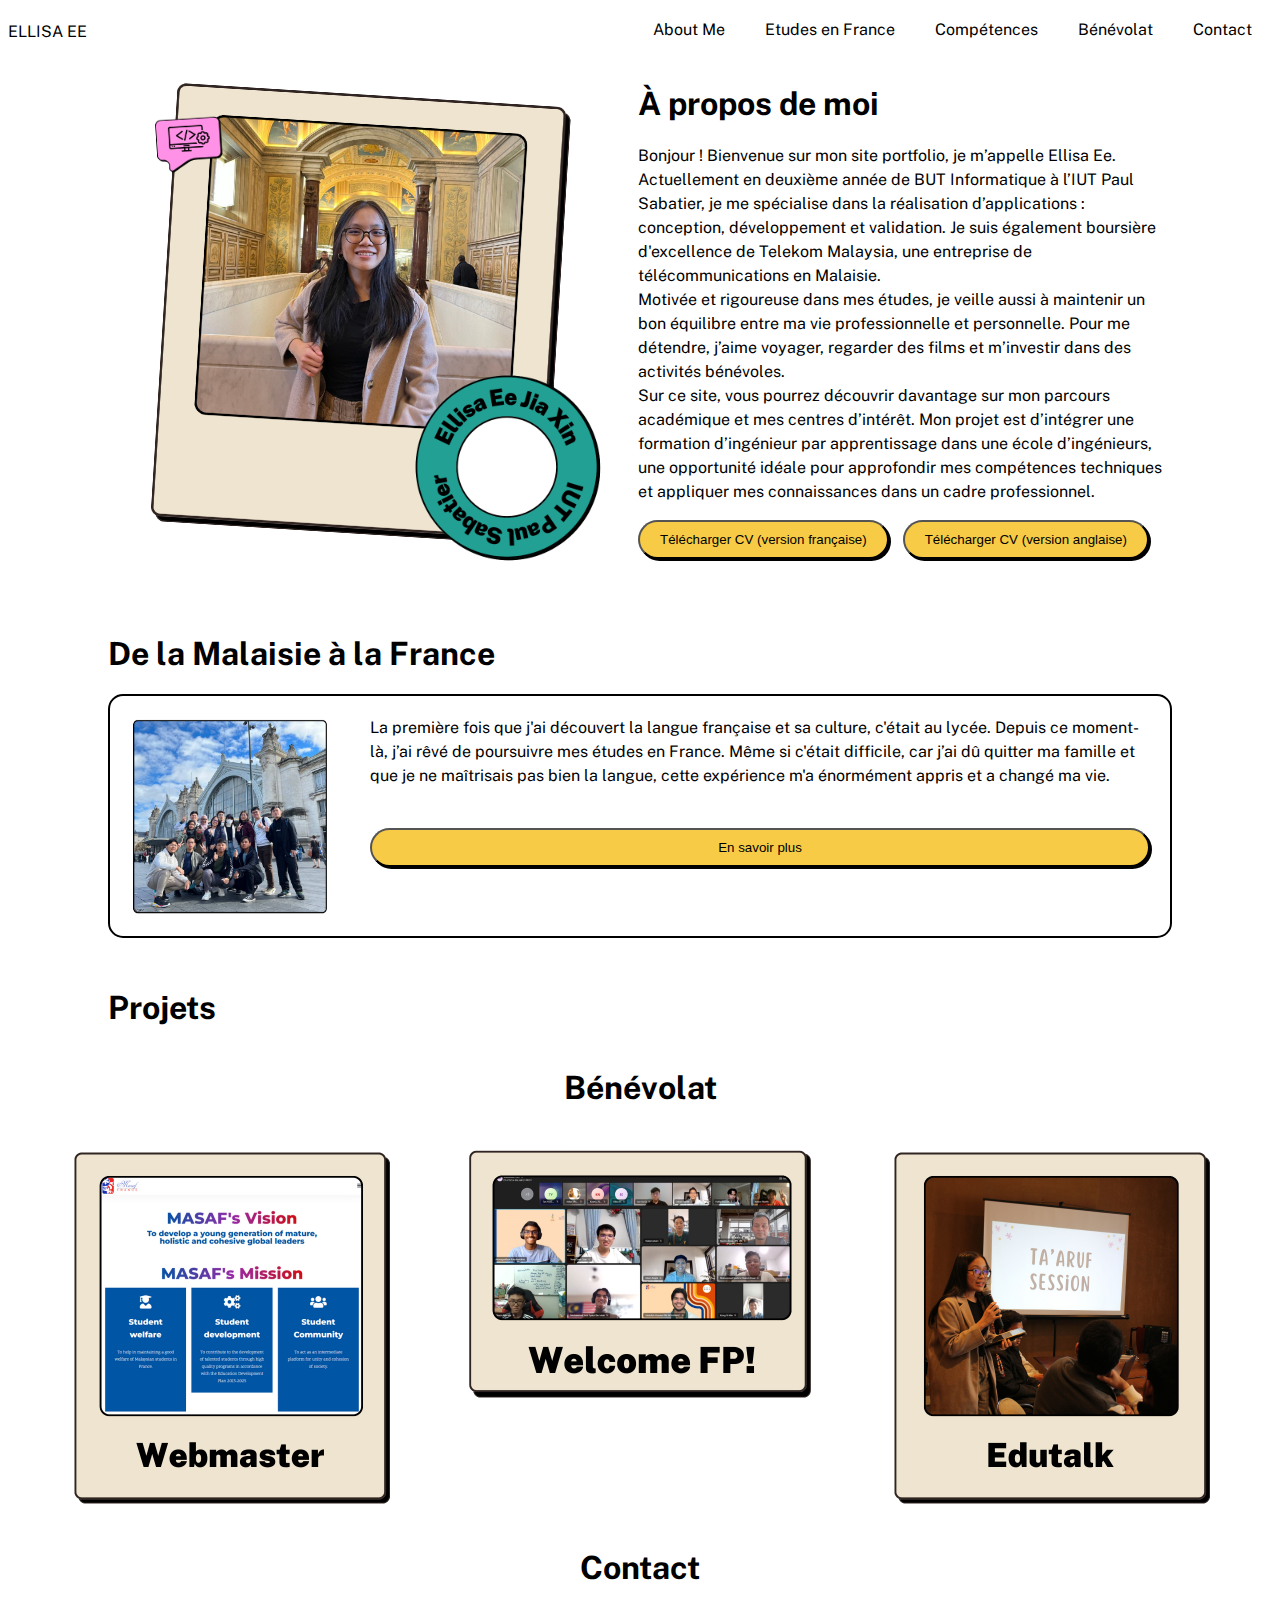
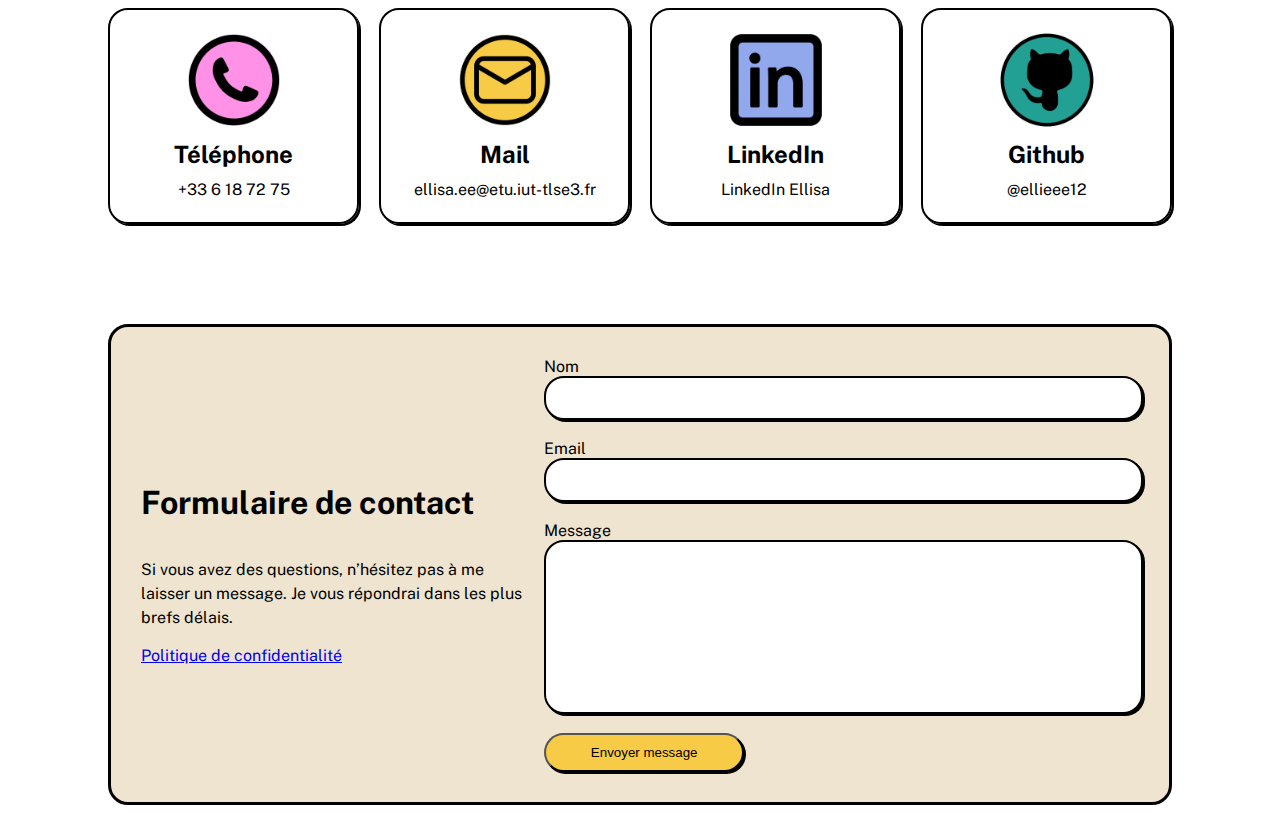
<file: public/index.html>
<!DOCTYPE html>
<html lang="fr">
<head>
    <meta charset="UTF-8">
    <meta name="viewport" content="width=device-width, initial-scale=1.0">
    <title>Portfolio</title>
    <link href='https://fonts.googleapis.com/css?family=Public Sans' rel='stylesheet'>
    <link rel="stylesheet" href="./css/stylesheet.css">
</head>
<body>
    <nav id = "nav" class = "nav"></nav>
    <div class = 'about-me-section' id="about-me">
        <div class = 'img-container'>
            <img class="img-logo" src="./images/logo-about-me.png">
            <img class="img-ellisa" src="./images/ellisa-about-me.png">
            <img class="img-turn" src="./images/turn-about-me.png" >
        </div>
        <!-- About ME -->
        <div class="about-me-text">
            <h1>À propos de moi</h1>
            <p>
                Bonjour ! Bienvenue sur mon site portfolio, je m’appelle Ellisa Ee. Actuellement en deuxième année de BUT Informatique à 
                l’IUT Paul Sabatier, je me spécialise dans la réalisation d’applications : conception, développement et validation. 
                Je suis également boursière d'excellence de Telekom Malaysia, une entreprise de télécommunications en Malaisie.<br>
                Motivée et rigoureuse dans mes études, je veille aussi à maintenir un bon équilibre entre ma vie professionnelle et personnelle.
                Pour me détendre, j’aime voyager, regarder des films et m’investir dans des activités bénévoles.<br>
                Sur ce site, vous pourrez découvrir davantage sur mon parcours académique et mes centres d’intérêt. 
                Mon projet est d’intégrer une formation d’ingénieur par apprentissage dans une école d’ingénieurs, 
                une opportunité idéale pour approfondir mes compétences techniques et appliquer mes connaissances dans un cadre professionnel.
            </p>
            <div class="div-download-cv">
                <button><a href="#">Télécharger CV (version française)</a></button>
                <button><a href="#">Télécharger CV (version anglaise)</a></button>
            </div>
        </div>
    </div>

    <!-- De la Malaisie a la France -->
    <div class="msia-france" id="etudes">
        <h1>De la Malaisie à la France</h1>
        <div class="msia-france-text">
            <img src ="images/from-msia-to-france.png">
            <h2></h2>
            <div style="display:flex; flex-direction: column; justify-content: flex-start;">
                <p>La première fois que j'ai découvert la langue française et sa culture, c'était au lycée. Depuis ce moment-là, 
                    j’ai rêvé de poursuivre mes études en France. Même si c'était difficile, car j’ai dû quitter ma 
                    famille et que je ne maîtrisais pas bien la langue, cette expérience m'a énormément appris et a changé ma vie.
                </p>
                <button><a href="#">En savoir plus</a></button>
            </div>
        </div>
    </div>
    
    <!-- Projets -->
    <div class = "div-projets" id = "div-projets">
        <h1>Projets</h1>
    </div>

    <!-- Benevolat  -->
    <h1 style="margin-left:100px; margin-right:100px; text-align: center;" id="benevolat">Bénévolat</h1>
    <div class="benevole">
        <div class="flip-box">
            <div class="flip-box-inner">
              <div class="flip-box-front">
                <img src="./images/benevole-webmaster.png" style="height:400px; width:400px;">
              </div>
              <div class="flip-box-back">
                <img src="./images/benevole-webmaster-back.png" style="height:400px; width:400px;">
              </div>
            </div>
        </div>

        <div class="flip-box">
            <div class="flip-box-inner">
              <div class="flip-box-front">
                <img src="./images/benevole-welcome-fp.png" style="height:400px; width:400px;">
              </div>
              <div class="flip-box-back">
                <img src="./images/benevole-welcome-fp-back.png" style="height:400px; width:400px;">
              </div>
            </div>
        </div>

        <div class="flip-box">
            <div class="flip-box-inner">
              <div class="flip-box-front">
                <img src="./images/benevole-edutalk.png" style="height:400px; width:400px;">
              </div>
              <div class="flip-box-back">
                <img src="./images/benevole-edutalk-back.png" style="height:400px; width:400px;">
              </div>
            </div>
        </div>
    </div>

    <!-- Contact -->
    <div class="div-contacts" id="contact">
        <div><h1>Contact</h1></div>
        <div class="div-contacts-liste">
            <div class="div-contact-item">
                <img src="./images/contact-phone-logo.png">
                <h2>Téléphone</h2>
                <p>+33 6 18 72 75</p>
            </div>
            <div class="div-contact-item">
                <img src="./images/contact-mail-logo.png" >
                <h2>Mail</h2>
                <p>ellisa.ee@etu.iut-tlse3.fr</p>
            </div>
            <div class="div-contact-item">
                <a href="https://www.linkedin.com/in/ellisa-ee-982103213/" target="_blank">
                    <img src="./images/contact-linkedin-logo.png">
                    <h2>LinkedIn</h2>
                    <p>LinkedIn Ellisa</p>
                </a>
            </div>
            <div class="div-contact-item">
                <a href="https://github.com/ellieee12" id="div-linkedin" target="_blank">
                    <img src="./images/contact-github-logo.png">
                    <h2>Github</h2>
                    <p>@ellieee12</p>
                </a>
            </div>
        </div>
    </div>

    <!-- Contact me -->
    <div class="div-contact-me">
        <div class="div-contact-me-text">
            <h1>Formulaire de contact</h1>
            <p>Si vous avez des questions, n’hésitez pas à me laisser un message. Je vous répondrai dans les plus brefs délais.</p>
            <a href="#">Politique de confidentialité</a>
        </div>  

        <div class="div-contact-me-form">
            Nom <br><input type="text"><br>
            Email <br><input type="email"><br>
            Message <br><textarea></textarea><br>
            <button>Envoyer message</button>
        </div>
    </div>
    
    
    <script src = "./js/script.js"></script>
</body>
</html>
</file>
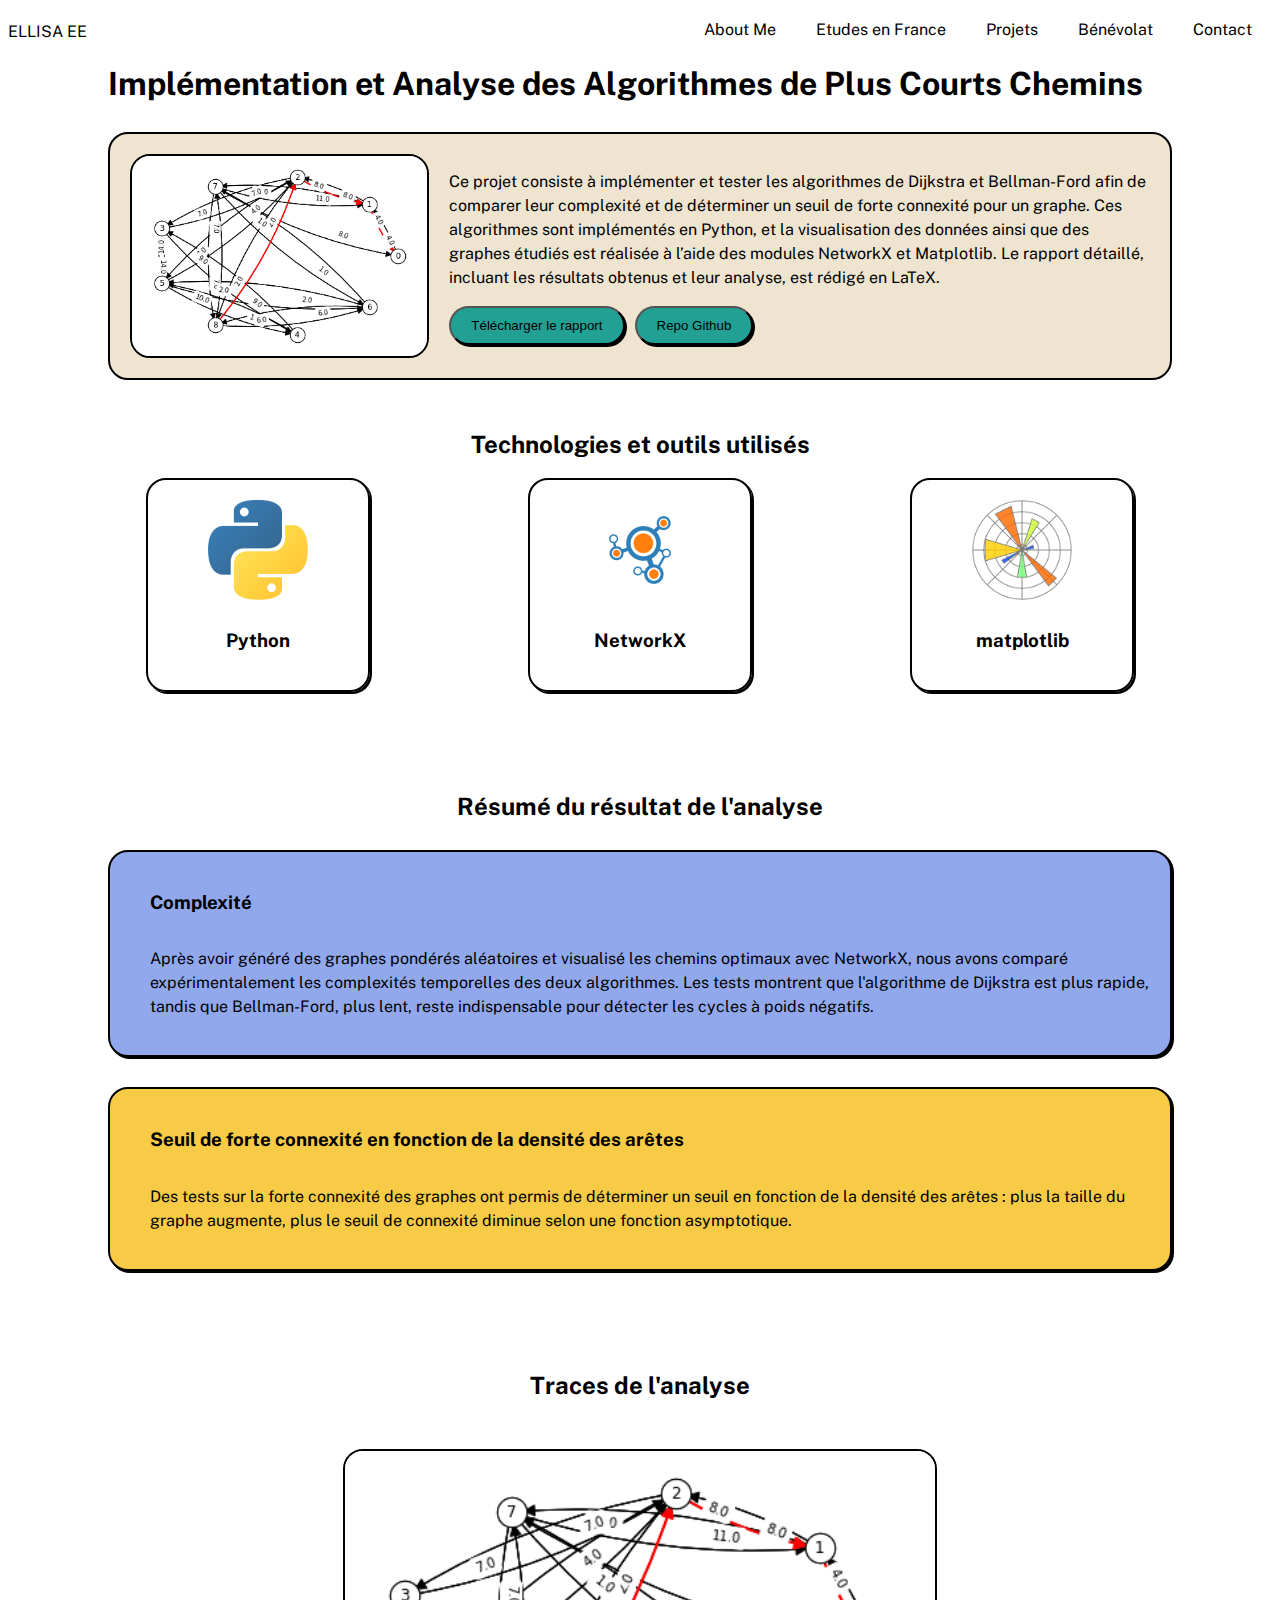
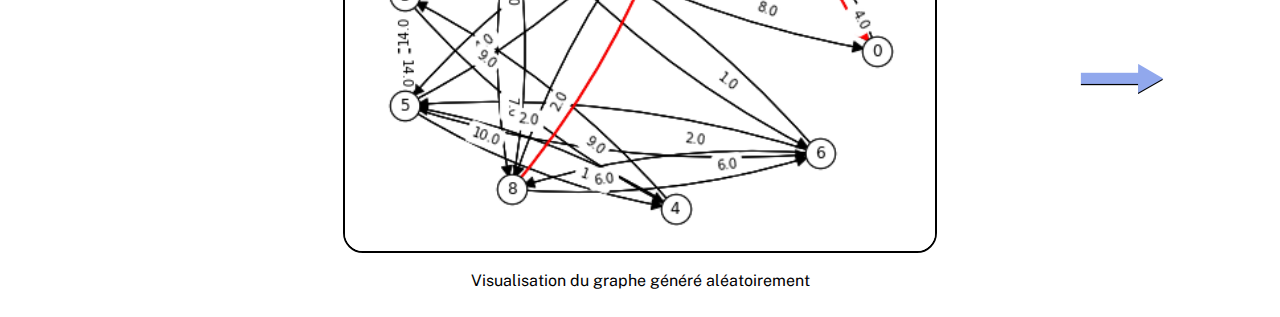
<file: public/analyse-algo-chemin.html>
<!DOCTYPE html>
<html lang="en">
<head>
    <meta charset="UTF-8">
    <meta name="viewport" content="width=device-width, initial-scale=1.0">
    <link href='https://fonts.googleapis.com/css?family=Public Sans' rel='stylesheet'>
    <link rel="stylesheet" href="./css/stylesheet.css">
    <title>Projet</title>
</head>
<body>
    <nav id = "nav" class = "nav"></nav>
    <h1 style="margin-left: 100px;margin-right: 100px;">Implémentation et Analyse des Algorithmes de Plus Courts Chemins</h1>
    <div class="div-projets-projet" style="margin-left: 100px;margin-right: 100px;">
        <div class="div-projets-img">
            <img src="./images/projet-chemin2.png" alt="application gestion immobilier"> 
        </div>
        <div class="div-projets-tags-text">
            <p>
                Ce projet consiste à implémenter et tester les 
                algorithmes de Dijkstra et Bellman-Ford afin de 
                comparer leur complexité et de déterminer un seuil 
                de forte connexité pour un graphe. Ces algorithmes 
                sont implémentés en Python, et la visualisation des 
                données ainsi que des graphes étudiés est réalisée à 
                l’aide des modules NetworkX et Matplotlib. Le rapport 
                détaillé, incluant les résultats obtenus et leur analyse, 
                est rédigé en LaTeX.
            </p>
            <div style="display: flex;flex-direction: row; flex-wrap: wrap;">
            <a href="./docs/Rapport_de_S202.pdf"><button style="background-color: #22A094;">Télécharger le rapport</button></a>
            <a href="https://github.com/ellieee12/analyse-algo-chemin"><button style="background-color: #22A094;">Repo Github</button></a>
            </div>
        </div>
    </div>

    <div class="div-c|ntacts">
        <div><h2 style="text-align: center; margin-top: 50px;">Technologies et outils utilisés</h2></div>
        <div class="div-contacts-liste" style="flex-wrap: wrap; row-gap: 20px;">
            <div class="div-contact-item" style="width:180px">
                <img src="./images/logo-python.png" >
                <h3>Python</h3>
            </div>
            <div class="div-contact-item" style="width:180px">
                <img src="./images/logo-networkx.png" style="object-fit: cover;">
                <h3>NetworkX</h3>            
            </div>
            <div class="div-contact-item" style="width:180px">
                <img src="./images/logo-mathplotlib.png" style="object-fit: cover;">
                <h3>matplotlib</h3>            
            </div>
        </div>
    </div>

    <h2 style="margin-left: 100px;margin-right: 100px; margin-top: 100px;text-align: center;">Résumé du résultat de l'analyse</h2>
    <div class="div-projets-projet" style="margin-left: 100px;margin-right: 100px; background-color: #91A8ED;flex-direction: row; align-items: center; box-shadow: 2px 2px 0  rgba(0, 0, 0, 1);">
        <div class="div-projets-tags-text">
            <h3>Complexité</h3>
            <p>
                Après avoir généré des graphes pondérés aléatoires et 
                visualisé les chemins optimaux avec NetworkX, nous avons
                comparé expérimentalement les complexités temporelles 
                des deux algorithmes. Les tests montrent que l'algorithme 
                de Dijkstra est plus rapide, tandis que Bellman-Ford, 
                plus lent, reste indispensable pour détecter les cycles 
                à poids négatifs.
            </p>
        </div>
    </div>
    <div class="div-projets-projet" style="margin-left: 100px;margin-right: 100px; background-color: #F7CB45;flex-direction: row; align-items: center; box-shadow: 2px 2px 0  rgba(0, 0, 0, 1);">
        <div class="div-projets-tags-text">
            <h3>Seuil de forte connexité en fonction de la densité des arêtes</h3>
            <p>
                Des tests sur la forte connexité des 
                graphes ont permis de déterminer un seuil en 
                fonction de la densité des arêtes : plus la taille du 
                graphe augmente, plus le seuil de connexité diminue selon 
                une fonction asymptotique.
            </p>
        </div>
    </div>

    <h2 style="margin-left: 100px;margin-right: 100px; margin-top: 100px;margin-bottom: 50px; text-align: center;">Traces de l'analyse</h2>
    <div class="arrow-div">
        <img src="./images/arrow-left.png" style="height: 100px;" id="arrow-left" class="arrow">
        <div style="display: flex; flex-direction: column; align-items: center;">
            <img src="./images/default.png" id="arrow-image">
            <p id="arrow-description"></p>
        </div>
        
        <img src="./images/arrow-right.png"style="height: 100px;" id="arrow-right" class="arrow">
    </div>
    <script>
        let position = 0;
        let arr = [];
        let desc = [];
        desc.push("Visualisation du graphe généré aléatoirement",
        "Graphe de la compléxité des algorithmes",
        "Graphe de la complexité des algorithmes avec une proportion de flèches diminuant")
        arr.push("./images/projet-chemin2.png",
        "./images/projet-chemin1.png",
        "./images/projet-chemin3.png");
        function updateElements(){
            if (position==0){
                document.getElementById("arrow-left").style.visibility = "hidden";
                document.getElementById("arrow-right").style.visibility = "visible";
            }else if(position==arr.length-1){
                document.getElementById("arrow-right").style.visibility = "hidden";
                document.getElementById("arrow-left").style.visibility = "visible";
            }else{
                document.getElementById("arrow-right").style.visibility = "visible";
                document.getElementById("arrow-left").style.visibility = "visible";
            }
            document.getElementById("arrow-description").innerText=desc[position];
            document.getElementById("arrow-image").setAttribute("src",arr[position]);
        }
        function moveLeft(){
            if(position>0){
                position--;
            }
            updateElements();
        }

        function moveRight(){
            if(position<arr.length){
                position++;
            }
            updateElements();
        }
        updateElements();
        document.getElementById("arrow-left").addEventListener('click',moveLeft);
        document.getElementById("arrow-right").addEventListener('click',moveRight);
    </script>
    <script src = "./js/scriptGenerate.js"></script>

</body>
</html>
</file>
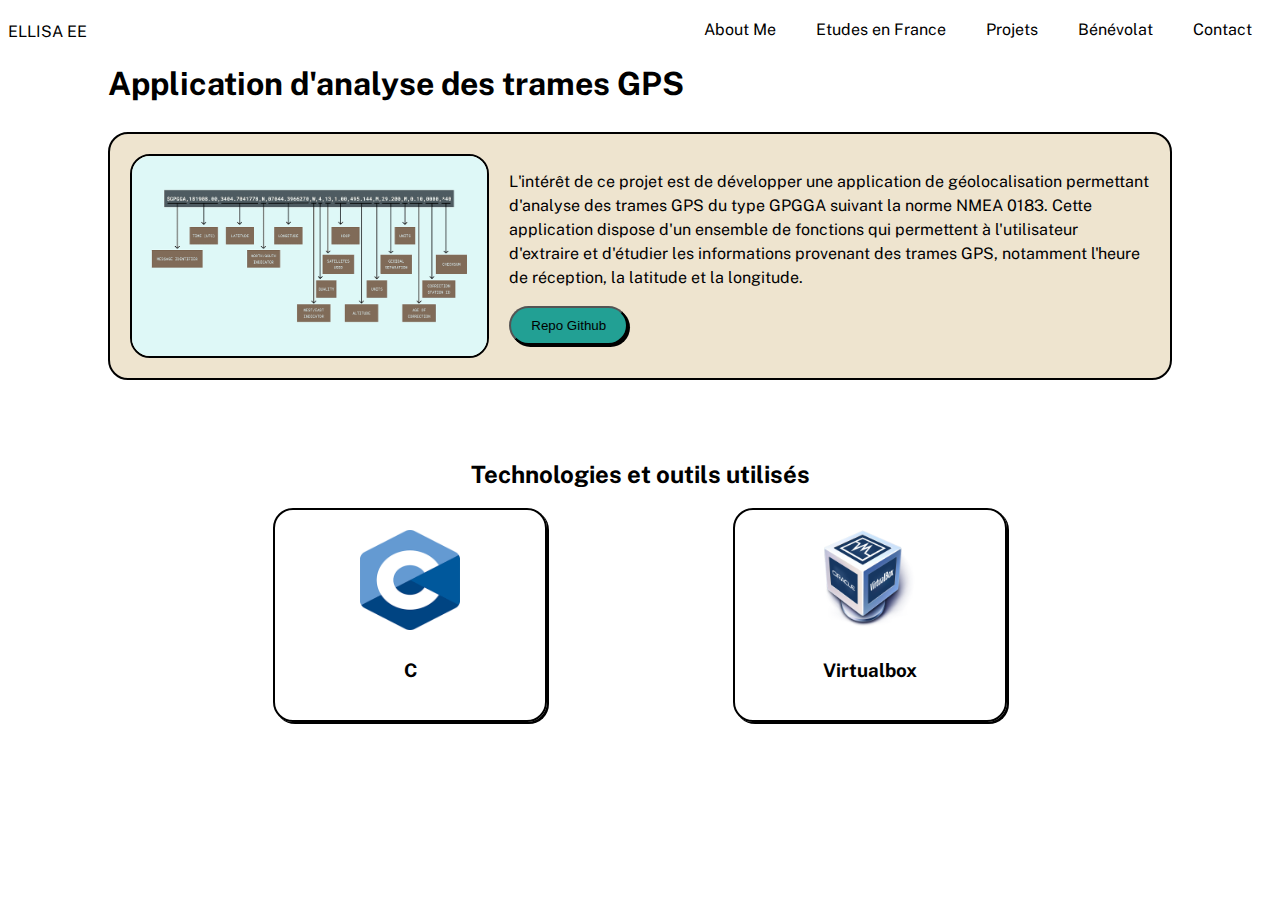
<file: public/application-analyse-trames.html>
<!DOCTYPE html>
<html lang="fr">
<head>
    <meta charset="UTF-8">
    <meta name="viewport" content="width=device-width, initial-scale=1.0"> 
    <link href='https://fonts.googleapis.com/css?family=Public Sans' rel='stylesheet'>
    <link rel="stylesheet" href="./css/stylesheet.css">
    <title>Projet</title>
</head>
<body>
    <nav id = "nav" class = "nav"></nav>
    <h1 style="margin-left: 100px;margin-right: 100px;">Application d'analyse des trames GPS</h1>
    <div class="div-projets-projet" style="margin-left: 100px;margin-right: 100px;">
        <div class="div-projets-img">
            <img src="./images/projet-gps1.png" alt="application gestion immobilier"> 
        </div>
        <div class="div-projets-tags-text">
            <p>
                L'intérêt de ce projet est de développer une application 
                de géolocalisation permettant d'analyse des trames GPS du 
                type GPGGA suivant la norme NMEA 0183. Cette application 
                dispose d'un ensemble de fonctions qui permettent à 
                l'utilisateur d'extraire et d'étudier les informations 
                provenant des trames GPS, notamment l'heure de réception, 
                la latitude et la longitude.
            </p>
            <a href="https://github.com/ellieee12/analyse-trame-gps"><button style="background-color: #22A094;">Repo Github</button></a>
        </div>
    </div>
    
    <div class="div-contacts">
        <div><h2 style="text-align: center; margin-top: 50px;">Technologies et outils utilisés</h2></div>
        <div class="div-contacts-liste">
            <div class="div-contact-item">
                <img src="./images/logo-c.png">
                <h3>C</h3>
            </div>
            <div class="div-contact-item">
                <img src="./images/logo-virtualbox.png" >
                <h3>Virtualbox</h3>
            </div>
        </div>
    </div>
    <script src = "./js/scriptGenerate.js"></script>

</body>
</html>
</file>
<file: public/css/stylesheet.css>
body{
    font-family : 'Public Sans';
    
}
.nav{
    display: flex;
    flex-direction: row;
    justify-content: space-between;
    margin-top: 20px;
    margin-bottom: 20px;
}

.nav p{
    margin : 0;
}

.nav a{
    text-decoration: none;
    color: black;
    margin : 0 20px;
}
.img-container{
    position: relative;
    height:550px;
    top: 0;
    left: 0;
    bottom:0;
}
.img-turn{
    z-index:3;
    position: relative;
    bottom: 200px;
    left : 300px;
    height: 200px;
    transform-style: preserve-3d;
    perspective: 1000px;
}

.img-turn:hover {
    animation : rotateImage 8s infinite;
}

.img-ellisa{
    z-index: 1;
    transform : rotate(0.01turn); 
    position: relative;
    top: 0;
    left: 0;
    transition: 300ms ease all;
    height: 500px;
}

.img-ellisa:hover {
    transform : rotate(0.02turn); 
}

.img-logo{
    z-index: 2;
    transform : rotate(-0.01turn);
    position: absolute;
    top: 30px;
    left: 30px;
    height : 100px;
    transition: 300ms ease all;
}

.img-logo:hover{
    transform : rotate(-0.02turn); 
}

.about-me-section{
    display:flex;
    flex-direction: row;
    margin-left: 100px;
    margin-right: 100px;
}

.about-me-text{
    margin-left: 30px;
}

p {
    line-height: 1.5;
    text-align: left;
}

@keyframes rotateImage {
    0% {
        transform: rotate3d(0, 0, 0, 0deg);
    }

    100% {
        transform: rotate3d(0, 0, 1, 360deg);
    }
}


button a{
    text-decoration: none;
    color:black;
}
button{
    transition: 100ms ease;
    background-color: #F7CB45;
    box-shadow: 2px 2px 0  rgba(0, 0, 0, 1);
    padding : 10px 20px;
    border-radius: 20px;
    margin-right: 10px; margin-right: 10px;
}
button:hover{
    transform: scale(1.02);
    box-shadow: 4px 4px 0  rgba(0, 0, 0, 1);
}
.msia-france{
    display: flex;
    flex-direction: column;
    margin-left: 100px;
    margin-right: 100px;
}
.msia-france-text{
    display: flex;
    flex-direction: row;
    border-style: solid;
    border-radius: 15px;
    border-width: 2px;
}
.msia-france-text img{
    height: 200px;
    margin : 20px
}
.msia-france-text p, .msia-france-text button{
    margin : 20px
}
.div-projets-tags-text,.div-projets-text,.div-projets{
    display:flex;
    flex-direction: column;
}
.div-projets-img{
    display:flex;
    flex-direction: column;
    justify-content: center;
}

.div-projets-tags,.div-projets-projet{
    display:flex;
    flex-direction: row;
}
.div-projets-tags p{
    padding : 5px 8px;
    margin: 0px;
    border-style: solid;
    border-radius: 20px;
    border-width: 2px;
    background-color: #91A8ED;
    box-shadow: 2px 2px 0  rgba(0, 0, 0, 1);
}
.div-projets-tags{
    gap:20px;
    flex-wrap: wrap;
}

.div-projets-tags-text{
    margin-left:20px;
}
.div-projets-img img{
    height : 200px;
    border-style: solid;
    border-radius: 20px;
    border-width: 2px;
}
.div-projets{
    margin-left:100px;
    margin-right:100px;
    margin-top:30px;
}
.div-projets-text{
    align-items: flex-start;
}
.div-projets-projet{
    margin-bottom: 30px;
    margin-top: 30px;
    border-style: solid;
    border-radius: 20px;
    border-width: 2px;
    padding :20px;
    background-color: #eee4cf;
}
.div-contacts{
    display:flex;
    flex-direction: column;
    margin-left:100px;
    margin-right: 100px;
}
.div-contacts-liste{
    column-gap: 20px;
    display: flex;
    flex-direction: row;
    justify-content: space-evenly;
}
.div-contact-item{
    display: flex;
    flex-direction: column;
    border-style: solid;
    border-radius: 20px;
    border-width: 2px;
    padding : 20px;
    box-shadow: 2px 2px 0  rgba(0, 0, 0, 1);
    align-items: center;
    row-gap: 10px;
    width:230px;
}
.div-contact-item:hover{
    transform: scale(1.02);
}
.div-contact-item a{
    display: flex;
    flex-direction: column;
    align-items: center;
    row-gap: 10px;
}
.div-contact-item img{
    height:100px;
    width:100px;
}
.div-contact-item h2,.div-contact-item p, .div-contact-item a{
    margin:0;
    text-decoration: none;
    color:black;
}
.div-contacts h1{
    text-align: center;
}
#div-linkedin{
    cursor:pointer;
}
.div-contact-me{
    display:flex;
    flex-direction: row;
    justify-content: space-between;
    align-content: stretch;
    margin-left: 100px;
    margin-right: 100px;
    margin-top:100px;
    border-style: solid;
    border-radius: 20px;
    padding: 10px 30px;
    background-color: #eee4cf;
}
.div-contact-me-text{
    display:flex;
    flex-direction: column;
    flex-wrap: wrap;
    justify-content: center;
    width: 40%;
}

.div-contact-me-form{
    display:flex;
    flex-direction: column;
    margin:20px;
    width: 60%;
    justify-content: left;
}

.div-contact-me-form button{
    width:200px
}

.div-contact-me-form input,.div-contact-me-form textarea{
    height:20px;
    border-style: solid;
    border-width: 2px;
    border-radius: 20px;
    padding : 10px;
    box-shadow: 2px 2px 0  rgba(0, 0, 0, 1);
    border-color: black;
    font-family: 'Public Sans';
    width: 100%;
}

input:focus, textarea:focus {
    outline: none;
}
.div-contact-me-form textarea{
    height:150px;
    resize:none;
    overflow:auto;
}

/* The flip box container - set the width and height to whatever you want. We have added the border property to demonstrate that the flip itself goes out of the box on hover (remove perspective if you don't want the 3D effect */
.flip-box {
    background-color: transparent;
    width: auto;
    height: auto;
    perspective: 1000px; /* Remove this if you don't want the 3D effect */
  }
  
  /* This container is needed to position the front and back side */
  .flip-box-inner {
    position: relative;
    width: 100%;
    height: 100%;
    text-align: center;
    transition: transform 0.8s;
    transform-style: preserve-3d;
  }
  
  /* Do an horizontal flip when you move the mouse over the flip box container */
  .flip-box:hover .flip-box-inner {
    transform: rotateY(180deg);
  }
  
  /* Position the front and back side */
  .flip-box-front, .flip-box-back {
    position:absolute;
    width: 100%;
    height: 100%;
    -webkit-backface-visibility: hidden; /* Safari */
    backface-visibility: hidden;
  }
  
  /* Style the front side (fallback if image is missing) */

  
  /* Style the back side */
  .flip-box-back {
    transform: rotateY(180deg);
  }

  .benevole{
    display: flex;
    flex-direction: row;
    gap: 10px; /* Adds space between flip boxes */
    justify-content: center; /* Centers the boxes */
    flex-wrap: wrap; /* Ensures responsiveness */
  }
  .flip-box img{
    height: 200px;
  }
  .flip-box {
    background-color: transparent;
    width: 400px; /* Set a fixed width */
    height: 400px; /* Match image height */
    perspective: 1000px;
}

.flip-box-front, .flip-box-back {
    width: 100%;
    height: 100%;
}

.flip-box img {
    width: 100%;
    height: 100%;
}
.arrow-div{
    display: flex; 
    align-items: center; 
    justify-content: space-between; 
    margin-left: 100px;
    margin-right: 100px;
    column-gap: 30px;
}
#arrow-image{
    border-style: solid;
    border-radius: 20px;
    border-width: 2px;
    height:400px;
}
.arrow{
    cursor: pointer;
}
.arrow:hover{
    transform: scale(1.15);
}
</file>
